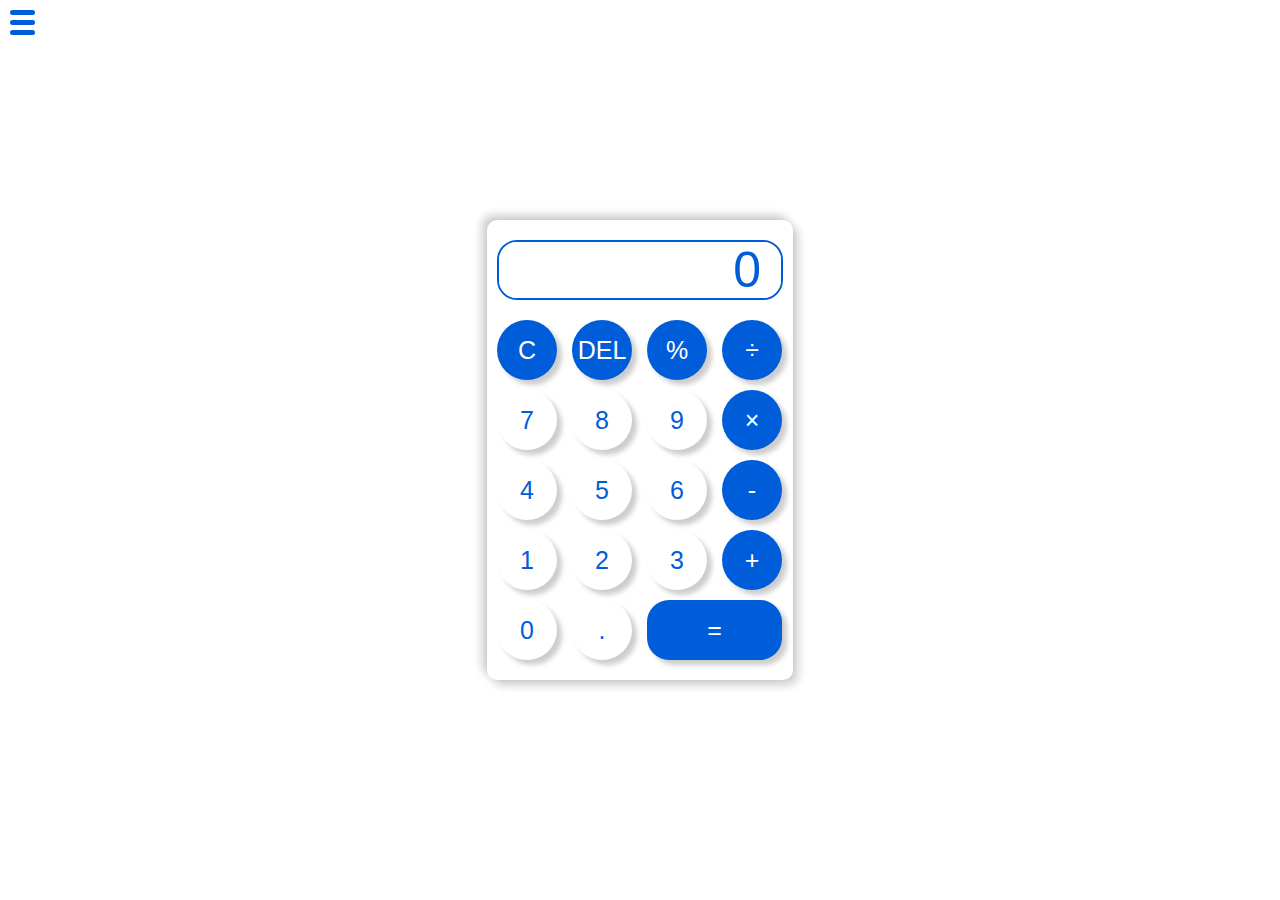
<file: Websites/Calculator 1/index.html>
<!DOCTYPE html>
<html lang="en">

<head>
  <meta charset="UTF-8">
  <meta name="viewport" content="width=device-width, initial-scale=1.0">
  <meta http-equiv="X-UA-Compatible" content="ie=edge">
  <link rel="stylesheet" href="style.css">
  <title>Calculator</title>
</head>

<body>
  <div class="container">
    <div class="output">
      <input type="text" placeholder="0" readonly>
    </div>
    <div class="btns">
      <button onclick="clr()" class="sp">C</button>
      <button onclick="del()" class="sp">DEL</button>
      <button onclick="insert('%')" class="sp">%</button>
      <button onclick="insert('/')" class="sp">÷</button>
      <button onclick="insert('7')">7</button>
      <button onclick="insert('8')">8</button>
      <button onclick="insert('9')">9</button>
      <button onclick="insert('*')" class="sp">×</button>
      <button onclick="insert('4')">4</button>
      <button onclick="insert('5')">5</button>
      <button onclick="insert('6')">6</button>
      <button onclick="insert('-')" class="sp">-</button>
      <button onclick="insert('1')">1</button>
      <button onclick="insert('2')">2</button>
      <button onclick="insert('3')">3</button>
      <button onclick="insert('+')" class="sp">+</button>
      <button onclick="insert('0')">0</button>
      <button onclick="insert('.')">.</button>
      <button onclick="calc()" class="sp equal">=</button>
    </div>
    <div class="appmenu">
      <div class="icon">
        <span></span>
        <span></span>
        <span></span>
      </div>
      <div class="menu">
        <div class="blue"></div>
        <div class="orange"></div>
        <div class="red"></div>
        <div class="purple"></div>
        <div class="pink"></div>
      </div>
    </div>
  </div>
  <script src="script.js"></script>
</body>

</html>
</file>
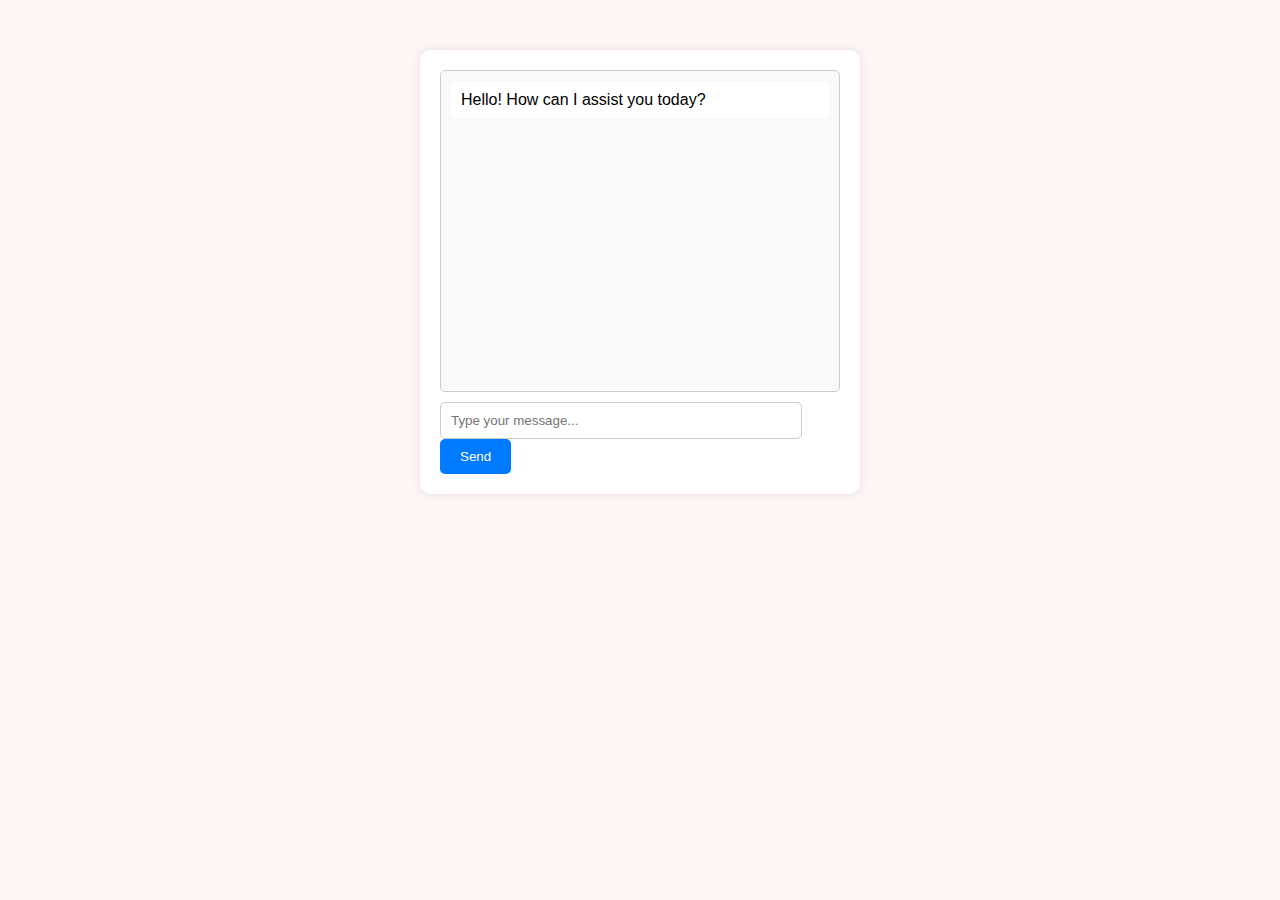
<file: Websites/Chat Bot/index.html>
<!DOCTYPE html>
<html lang="en">
<head>
    <meta charset="UTF-8">
    <meta name="viewport" content="width=device-width, initial-scale=1.0">
    <title>Chat Bot</title>
    <link rel="stylesheet" href="styles.css">
</head>
<body>
    <div class="chat-container">
        <div class="chat-box" id="chat-box">
            <div class="chat-message bot">Hello! How can I assist you today?</div>
        </div>
        <input type="text" id="user-input" placeholder="Type your message...">
        <button onclick="sendMessage()">Send</button>
    </div>
    <script src="script.js"></script>
</body>
</html>
</file>
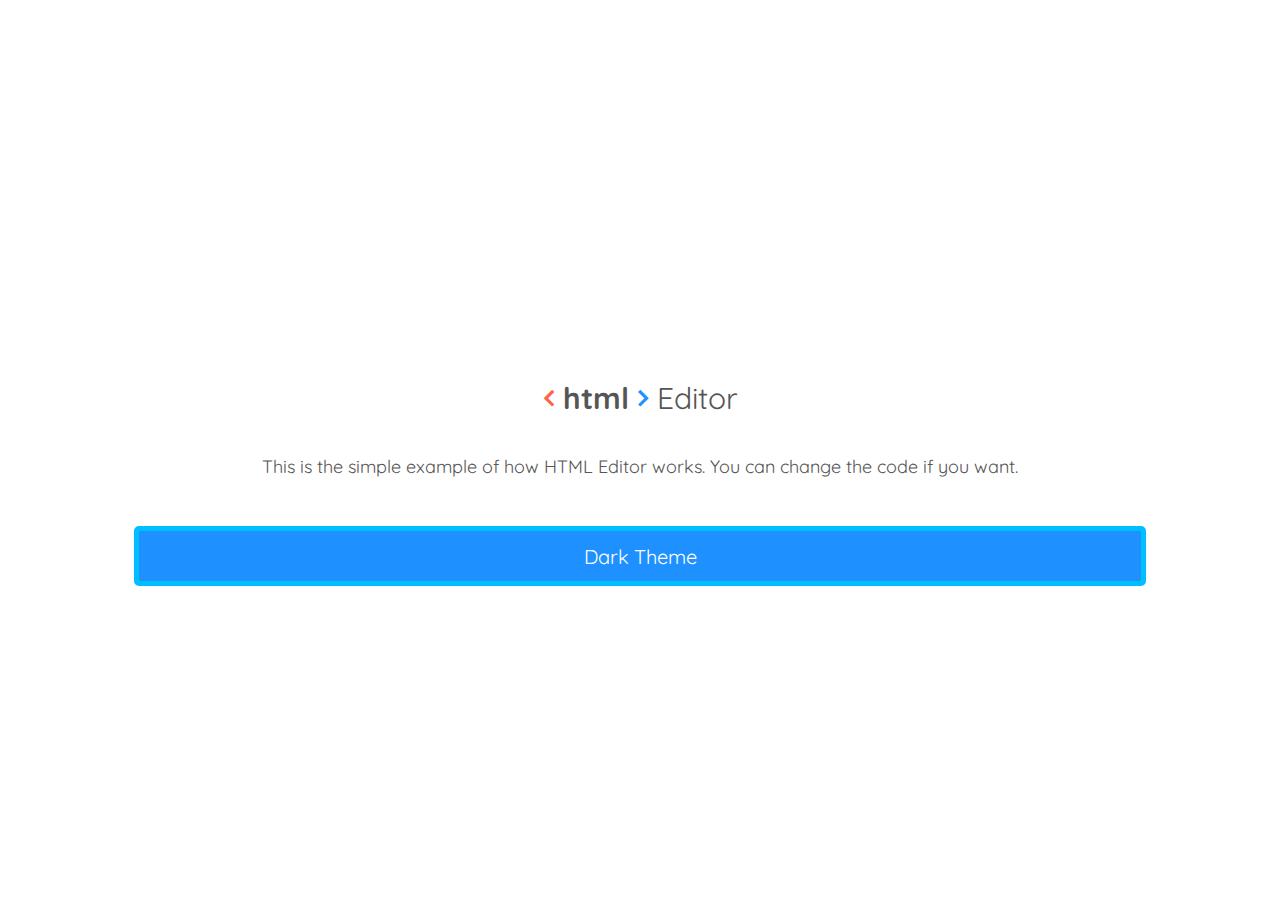
<file: Websites/dark theme code/index.html>
<!DOCTYPE html>
<html>
    <head>
        <meta name='viewport' content='width=device-width, initial-scale=1'>
        <title>html Editor</title>
        
    </head>
    <body>
        <div class='logo'>
            <b>
                <span class='brackets left'><</span>
                <span>html</span>
                <span class='brackets right'>></span>
            </b>
            Editor
        </div>

        <p class='sample'>This is the simple example of how HTML Editor works. You can change the code if you want.</p>
        
        <button id='button' onClick='changeTheme()'>Dark Theme</button>
        <style>
          @import url('https://fonts.googleapis.com/css?family=Quicksand&display=swap');
@import url('https://fonts.googleapis.com/css2?family=Advent+Pro&display=swap');

html, button{
	font-family: Quicksand, sans-serif;
}

body{
	background: white;
	color:#555;
	text-align: center;
}

.logo{
	margin-top:30%;
	font-size:30px;
	font-weight:normal;
}

.brackets{
	font-family: Advent Pro, sans-serif;
}

.left{
	color:tomato;
}

.right{
	color:dodgerblue;
}

.sample{
	padding:20px;
	font-size:18px;
	background: inherit;
	color:inherit;
}

#button{
	margin-top:10px;
	background:dodgerblue;
	color:white;
	width:80%;
	height:60px;
	font-size: 20px;
	outline: none;
	border:5px solid deepskyblue;
	border-radius: 5px;
}

#button:active{
	transform: scale(0.95);
}  
        </style>
        <script>
            function changeTheme(){
	if(document.getElementById('button').innerHTML==='Dark Theme'){
		document.body.style.background='#555';
		document.body.style.color='white';
		document.getElementById('button').innerHTML='Light Theme';
	}
	else{
		document.body.style.background='white';
		document.body.style.color='#555';
		document.getElementById('button').innerHTML='Dark Theme';
	}
}
        </script>
    </body>
</html>
</file>
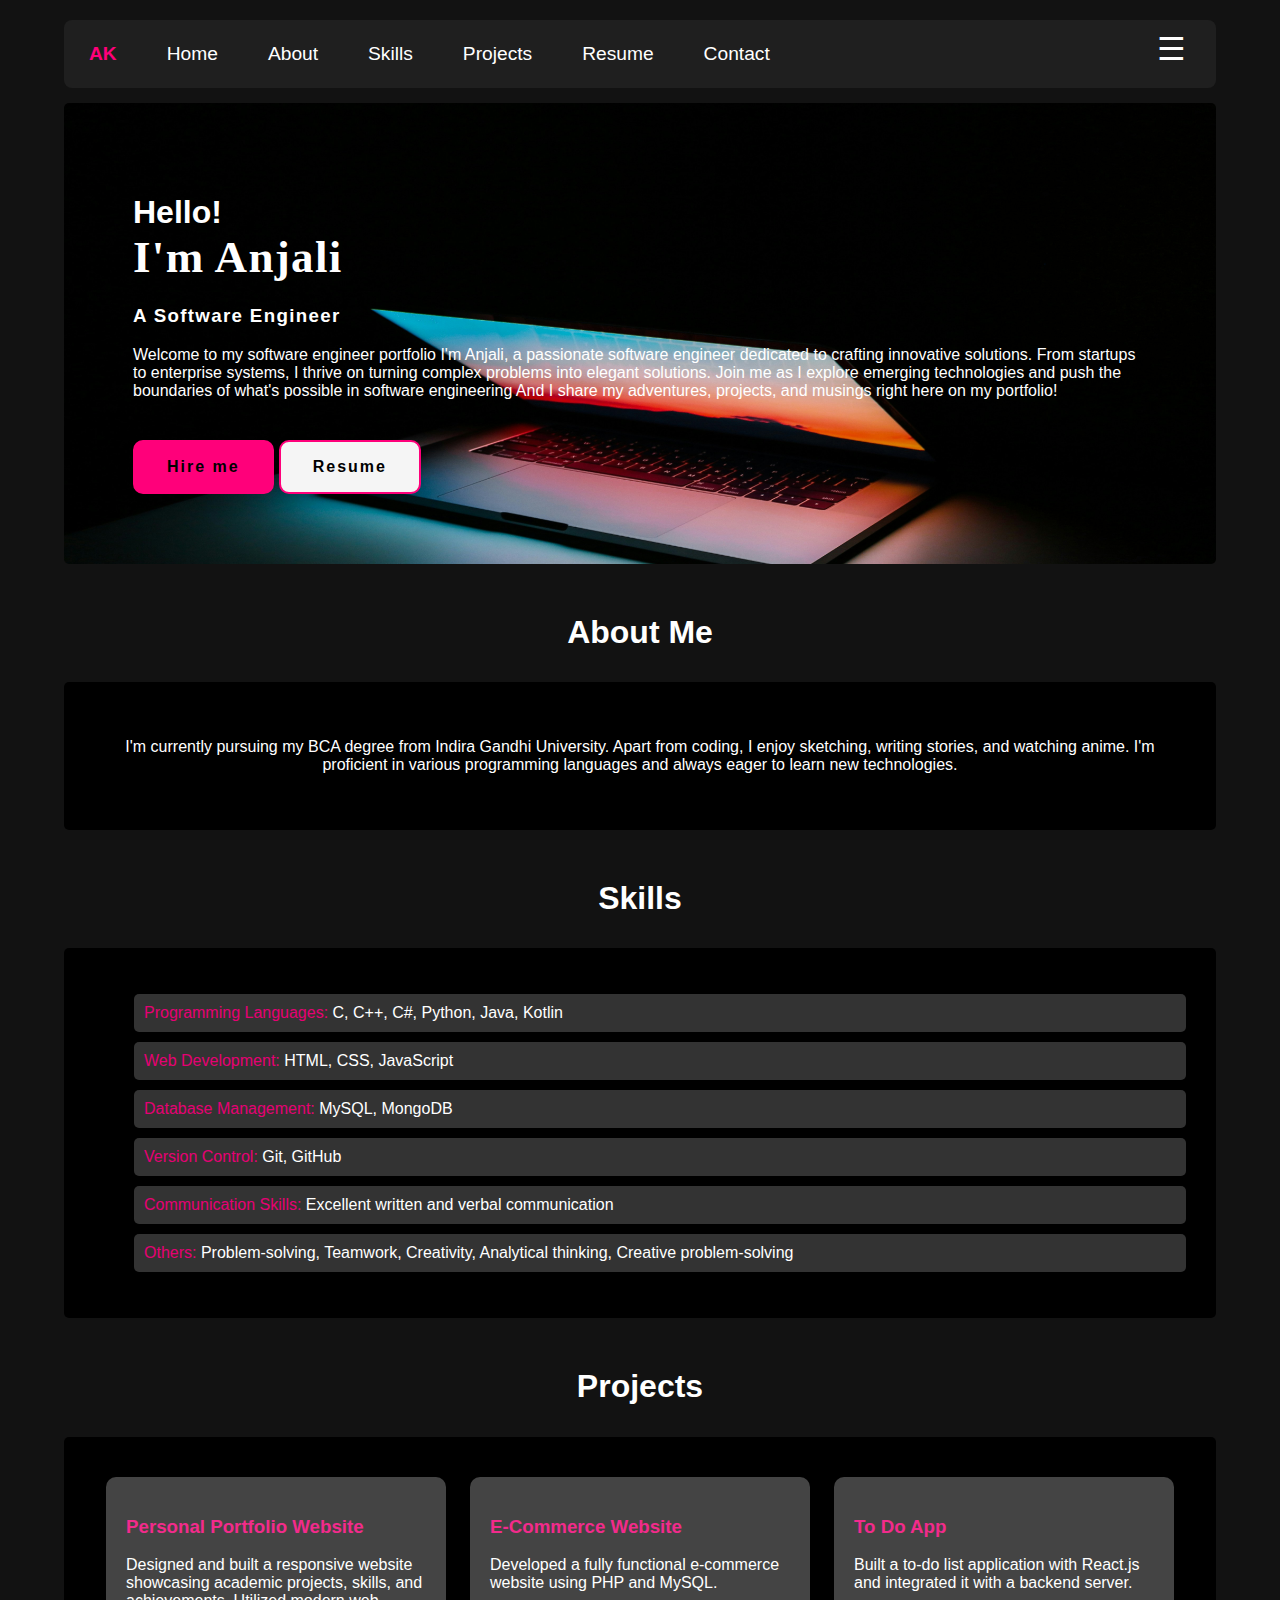
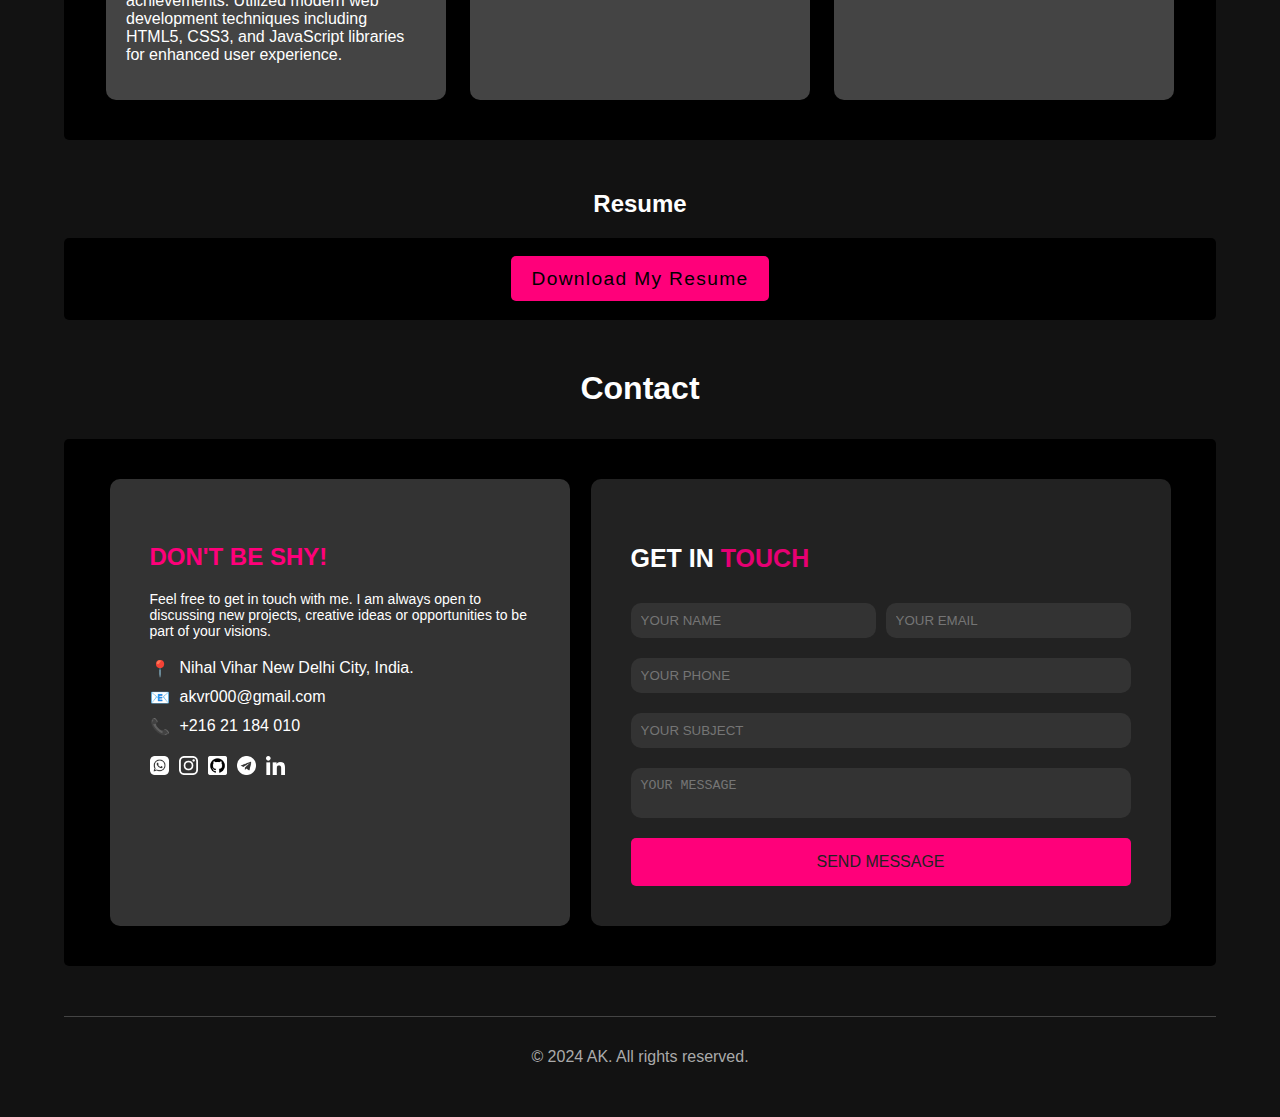
<file: Websites/My_Portfolio/index.html>
<!DOCTYPE html>
<html lang="en">

<head>
  <meta charset="UTF-8" />
  <meta name="viewport" content="width=device-width, initial-scale=1.0" />
  <title>Anjali's Portfolio</title>
  <link rel="icon" href="logo.png" />
  <link rel="stylesheet" href="styles.css" />
  <script src="javascript/script.js"></script>
  <!-- <script src="javascript/submit.js"></script> -->

</head>

<body>
  <div class="container">
    <nav>
      <div class="nav-links">
        <a href="#home" id="Logo"><strong>AK</strong></a>
        <a href="#home" class="nav_options" data-section="home">Home</a>
        <a href="#about" class="nav_options" data-section="about">About</a>
        <a href="#skills" class="nav_options" data-section="skills">Skills</a>
        <a href="#projects" class="nav_options" data-section="projects">Projects</a>
        <a href="#resume" class="nav_options" data-section="resume">Resume</a>
        <a href="#contact" class="nav_options" data-section="contact">Contact</a>
      </div>

      <div class="hamburger" onclick="toggleMenu()">
        <!-- <div></div>
        <div></div>
        <div></div> -->
        &#9776;
      </div>
    </nav>

    <section id="home" class="section">
      <div class="home-container">
        <div class="home-text">
          <h1>Hello! <br> <span>I'm Anjali</span></h1>
          <h3>A Software Engineer</h3>
          <p class="description">
            Welcome to my software engineer portfolio I'm Anjali, a passionate
            software engineer dedicated to crafting innovative solutions. From
            startups to enterprise systems, I thrive on turning complex
            problems into elegant solutions. Join me as I explore emerging
            technologies and push the boundaries of what's possible in
            software engineering And I share my adventures, projects, and
            musings right here on my portfolio!
          </p>
          <div class="action__btns">
            <button class="hire__me"><a href="#contact">Hire me</a></button>
            <button class="resume"><a href="#resume">Resume</a></button>
          </div>
        </div>

        <!-- <div class="home-profile">
          <img src="img1.jpg" alt="Profile Picture" />
        </div> -->
      </div>
    </section>

    <section id="about" class="section">
      <h1>About Me</h1>
      <div>
        <p>
          I'm currently pursuing my BCA degree from Indira Gandhi University.
          Apart from coding, I enjoy sketching, writing stories, and watching
          anime. I'm proficient in various programming languages and always
          eager to learn new technologies.
        </p>
      </div>

    </section>

    <section id="skills" class="section">
      <h1>Skills</h1>
      <div>
        <ul class="skills-list">
          <li><span>Programming Languages: </span>C, C++, C#, Python, Java, Kotlin</li>
          <li><span>Web Development: </span>HTML, CSS, JavaScript</li>
          <li><span>Database Management: </span>MySQL, MongoDB</li>
          <li><span>Version Control: </span>Git, GitHub</li>
          <li><span>Communication Skills: </span>Excellent written and verbal communication </li>
          <li><span>Others: </span>Problem-solving, Teamwork, Creativity, Analytical thinking, Creative problem-solving</li>
         
        </ul>
      </div>
    </section>

    <section id="projects" class="section">
      <h1>Projects</h1>
      <div class="projects-container">
        <div class="project-card">
          <h3>Personal Portfolio Website</h3>
          <p>Designed and built a responsive website showcasing academic projects, skills, and achievements. Utilized modern web development techniques including HTML5, CSS3, and JavaScript libraries for enhanced user experience.</p>
        </div>
        <div class="project-card">
          <h3>E-Commerce Website</h3>
          <p>
            Developed a fully functional e-commerce website using PHP and
            MySQL.
          </p>
        </div>
        <div class="project-card">
          <h3>To Do App</h3>
          <p>
            Built a to-do list application with React.js and integrated it
            with a backend server.
          </p>
        </div>
        
      </div>
    </section>

    <section id="resume" class="resume-section" class="section">
      <h2>Resume</h1>
      <div>
        <a href="https://docs.google.com/document/d/1-l89fcR8HT6_0a3a46uVzd3MfHk1jLH9FClb7saAZrE/edit?usp=drive_link"
          target="_blank">Download My Resume</a>
      </div>
    </section>

    <section id="contact" class="section">
      <h1>Contact</h1>
      <div><!-- <p>
        If you'd like to get in touch, feel free to reach out via email or
        connect with me on social media.
      </p>
      <div class="content">
        <form class="contact-form">
          <div class="form-controls">
            <label for="name">Name :</label>
            <input id="name" name="name" type="text" required />
          </div>
          <div class="form-controls">
            <label for="email">Email :</label>
            <input id="email" name="email" type="text" required />
          </div>
          <div class="form-controls">
            <label for="phone">Phone no :</label>
            <input id="Phone" name="phone" type="text" required />
          </div>
          <div class="form-controls">
            <label for="message">Message :</label>
            <textarea id="message" name="message" cols="15" rows="4" required>
            </textarea>
          </div>
          <div class="form-controls">
            <input type="button" id="message" value="Send Message" />
          </div>
        </form>
      </div>
      <div class="contact-details">
        <p><strong>Email:</strong> akvr000@gmail.com</p>
        <p><strong>Phone:</strong> +123 456 7890</p>
      </div>
      <div class="social-links">
        <a href="#" target="_blank">LinkedIn</a>
        <a href="#" target="_blank">GitHub</a>
        <a href="#" target="_blank">Instagram</a>
      </div> -->
        <div class="contact-info">
          <p class="intro-text">DON'T BE SHY!</p>
          <p class="description">
            Feel free to get in touch with me. I am always open to discussing
            new projects, creative ideas or opportunities to be part of your
            visions.
          </p>
          <div class="info-item">
            <span class="icon">📍</span>
            <span class="text">Nihal Vihar New Delhi City, India.</span>
          </div>
          <div class="info-item">
            <span class="icon">📧</span>
            <span class="text">akvr000@gmail.com</span>
          </div>
          <div class="info-item">
            <span class="icon">📞</span>
            <span class="text">+216 21 184 010</span>
          </div>
          <div class="social-icons">
            <span class="icon"><a href="#" title="whatsapp logo icons"><img src="images/whatsapp.png"
              alt="whatsapp handle"></a></span>
            <span class="icon"><a href="#" title="instagram logo icons"><img src="images/instagram-logo.png"
                  alt="instagram handle"></a></span>
            <span class="icon"><a href="#" title="github logo icons"><img src="images/github.png"
                  alt="github handle"></a></span>
            <span class="icon"><a href="#" title="telegram icons"><img src="images/telegram (1).png"
                  alt="telegram"></a></span>
            <span class="icon"><a href="#" title="instagram logo icons"><img src="images/linkedin (1).png"
                  alt="linkedin handle"></a></span>
          </div>
        </div>
        <!-- <div class="contact-form-container">
          <h3 class="title">GET IN <span>TOUCH</span></h3>
          <form class="contact-form">
            <input type="text" name="name" placeholder="YOUR NAME" required />
            <input type="email" name="email" placeholder="YOUR EMAIL" required />
            <input type="phone" name="phone" placeholder="YOUR PHONE" required />
            <input type="text" name="subject" placeholder="YOUR SUBJECT" required />
            <textarea name="message" placeholder="YOUR MESSAGE" required></textarea>
            <button type="submit">SEND MESSAGE</button>
          </form>
        </div> -->
        
        <div class="contact-form-container">
          <h3 class="title">GET IN <span>TOUCH</span></h3>
          <form class="contact-form" action="javascript/submit_form.php" method="POST"   >
              <div class="input-row">
                  <input type="text" name="name" placeholder="YOUR NAME" required />
                  <input type="email" name="email" placeholder="YOUR EMAIL" required />
              </div>
              <input type="phone" name="phone" placeholder="YOUR PHONE" required />
              <input type="text" name="subject" placeholder="YOUR SUBJECT" required />
              <textarea name="message" placeholder="YOUR MESSAGE" required></textarea>
              <button type="submit">SEND MESSAGE</button>
          </form>
      </div>
      
      
      </div>

    </section>

    <footer>
      <p>&copy; 2024 AK. All rights reserved.</p>
    </footer>
  </div>
</body>

</html>
</file>
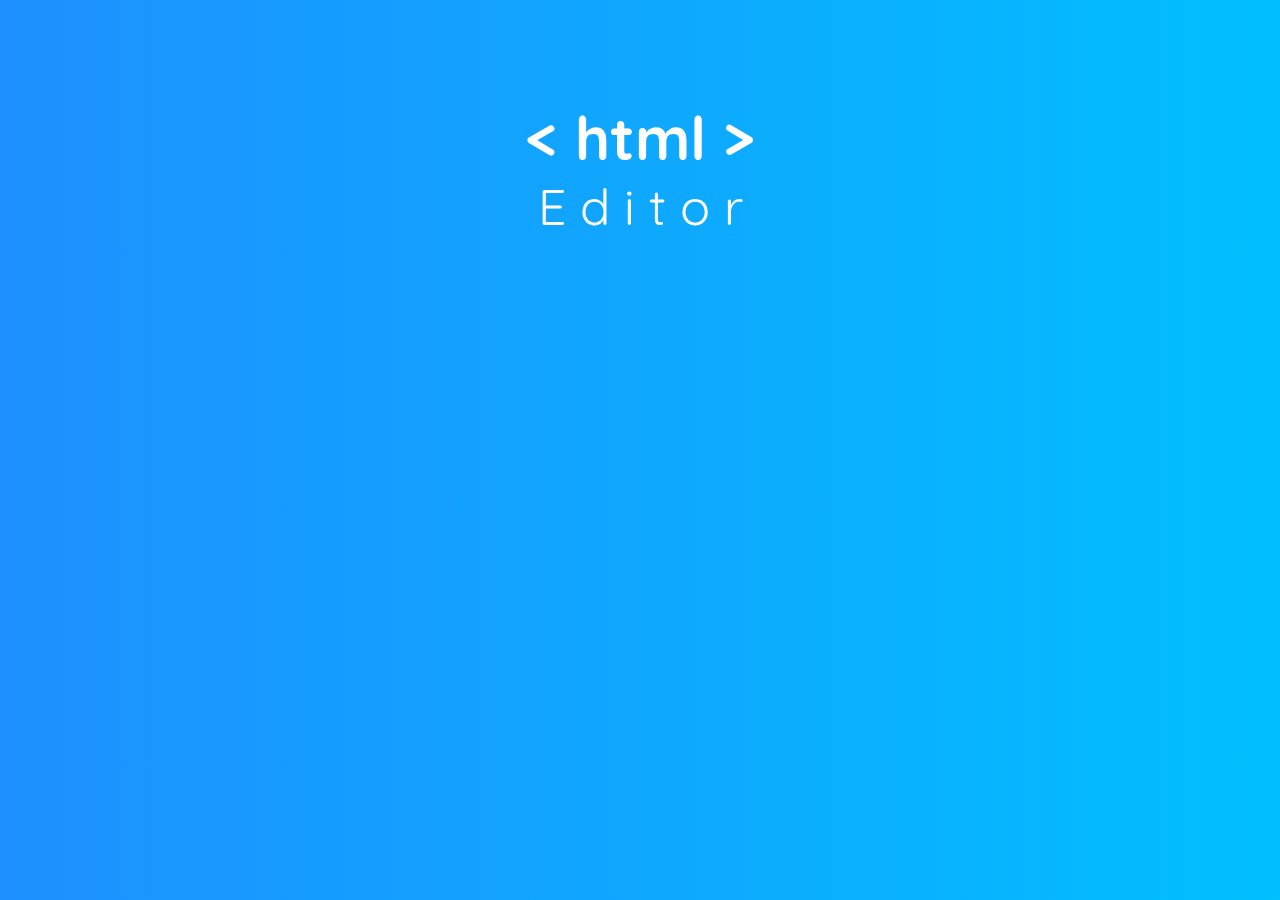
<file: Websites/dark theme code/indexq.html>
<html> 
 
 <head> 
 <title> Demo HTML Page </title> 
 </head> 
 
 <body> 
 <div class = 'logo' > 
 <b> &lt; html &gt; </b> 
 <br> 
 E d i t o r 
 </div> 
 </body> 
 
 <style> 
 @import url('https://fonts.googleapis.com/css2?family=Quicksand:wght@500&display=swap'); 
 body{ 
 font-family: 'Quicksand', sans-serif; 
 background: linear-gradient( to right, dodgerblue 0%, deepskyblue 100%); 
 color: white; 
 } 
 .logo{ 
 text-align: center; 
 font-size: 50px; 
 margin-top: 100px; 
 } 
 body b{ 
 font-size: 60px; 
 } 
 </style> 
 
 <script> 
 for(let i=0; i<10; i++){ 
 console.log("Value of i = " + i); 
 } 
 </script> 
 
</html>
</file>
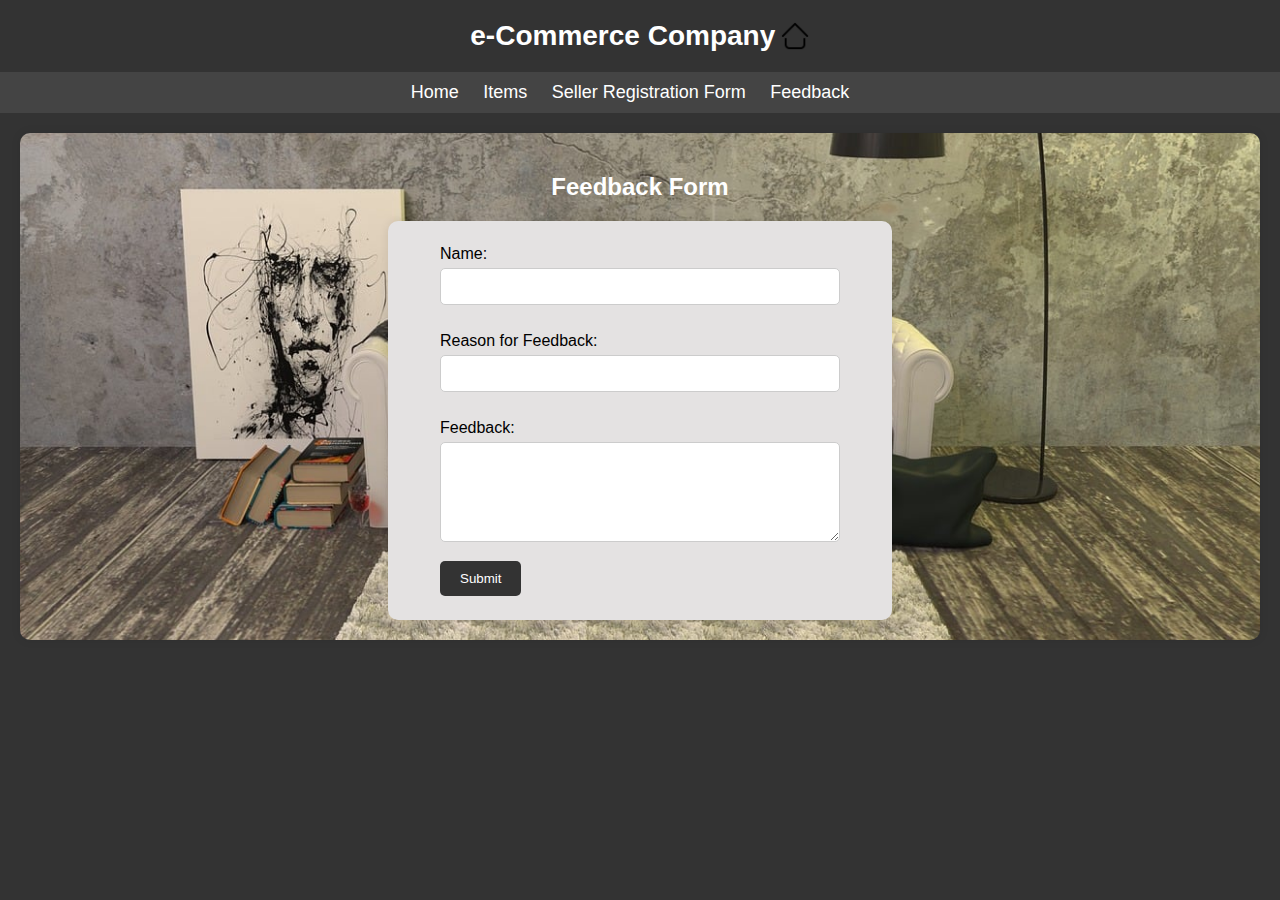
<file: Websites/E-Commerce Website/E-Commerce Website/feedback.html>
<!-- Feedback Page -->

<!DOCTYPE html>
<html lang="en">
  <head>
    <meta charset="UTF-8" />
    <meta name="viewport" content="width=device-width, initial-scale=1.0" />
    <title>e-Commerce Company - Feedback</title>
    <link rel="stylesheet" href="style.css" />
  </head>
  <body>
    <div class="header">
      <h1>e-Commerce Company</h1>
      <img src="images/logo.png" alt="Company Logo" />
    </div>
    <div class="page-list">
      <ul>
        <li><a href="home.html">Home</a></li>
        <li><a href="items.html">Items</a></li>
        <li><a href="seller-registration.html">Seller Registration Form</a></li>
        <li><a href="feedback.html">Feedback</a></li>
      </ul>
    </div>
    <div class="content">
      <h2>Feedback Form</h2>
      <div id="fsd_form">
        <form action="#" method="post">
          <label for="customerName">Name:</label>
          <input type="text" id="customerName" name="customerName" required />
          <label for="reason">Reason for Feedback:</label>
          <input type="text" id="reason" name="reason" required />
          <label for="feedback">Feedback:</label>
          <textarea id="feedback" name="feedback" required></textarea>
          <button type="submit">Submit</button>
        </form>
      </div>
    </div>
  </body>
</html>
</file>
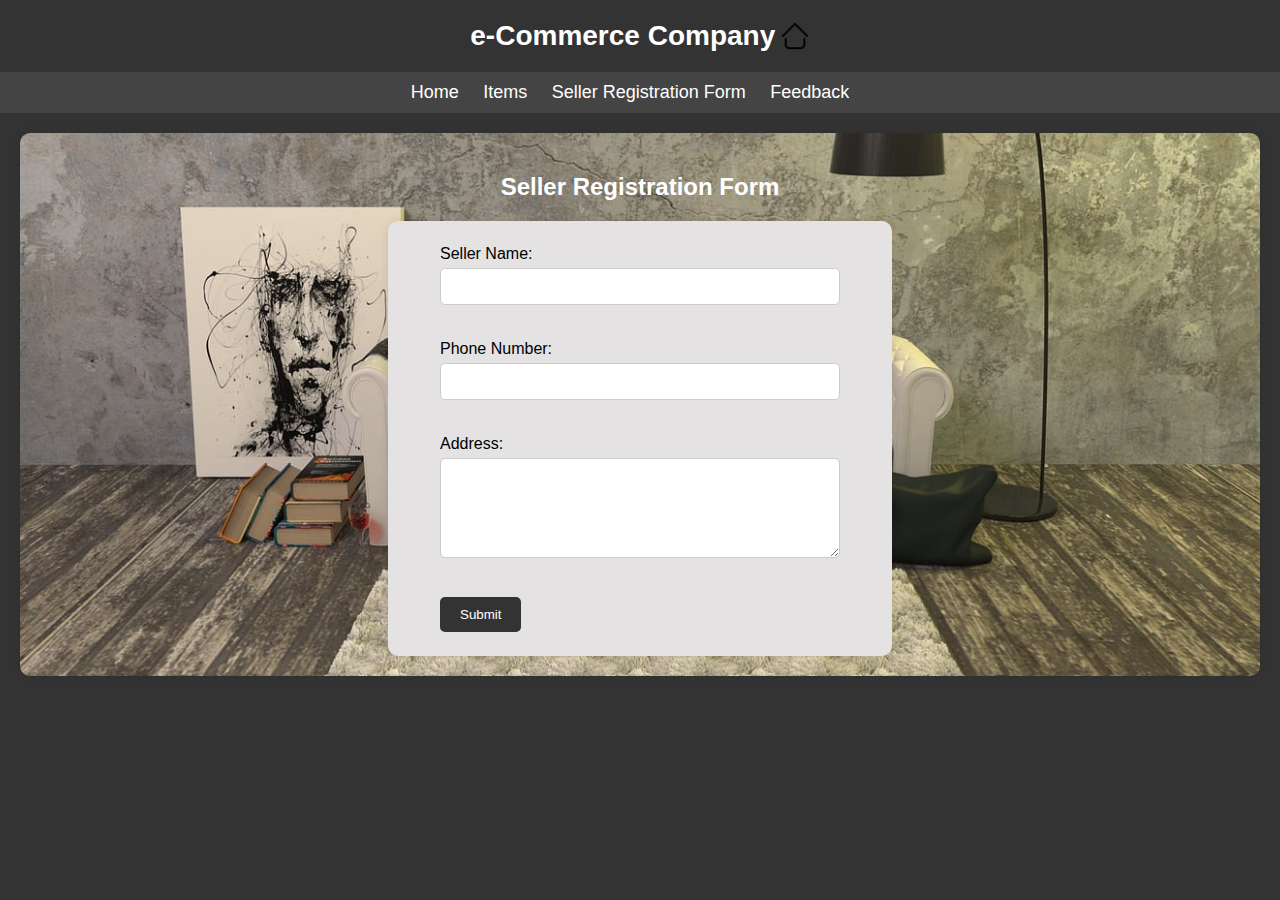
<file: Websites/E-Commerce Website/E-Commerce Website/seller-registration.html>
<!-- Seller-Registration Page -->

<!DOCTYPE html>
<html lang="en">
  <head>
    <meta charset="UTF-8" />
    <meta name="viewport" content="width=device-width, initial-scale=1.0" />
    <title>e-Commerce Company - Seller Registration</title>
    <link rel="stylesheet" href="style.css" />
    <script src="js/validation.js"></script>
  </head>
  <body>
    <div class="header">
      <h1>e-Commerce Company</h1>
      <img src="images/logo.png" alt="Company Logo" />
    </div>
    <div class="page-list">
      <ul>
        <li><a href="home.html">Home</a></li>
        <li><a href="items.html">Items</a></li>
        <li><a href="seller-registration.html">Seller Registration Form</a></li>
        <li><a href="feedback.html">Feedback</a></li>
      </ul>
    </div>
    <div class="content">
      <h2>Seller Registration Form</h2>
      <div id="fsd_form">
        <form
        id="sellerForm"
        action="#"
        method="post"
        onsubmit="return validateForm()"
      >
        <div class="form-group">
          <label for="sellerName">Seller Name:</label>
          <input type="text" id="sellerName" name="sellerName" required />
        </div>
        <div class="form-group">
          <label for="phoneNumber">Phone Number:</label>
          <input type="tel" id="phoneNumber" name="phoneNumber" required />
        </div>
        <div class="form-group">
          <label for="address">Address:</label>
          <textarea id="address" name="address" required></textarea>
        </div>
        <button type="submit">Submit</button>
      </form>
      </div>
    </div>
  </body>
</html>
</file>
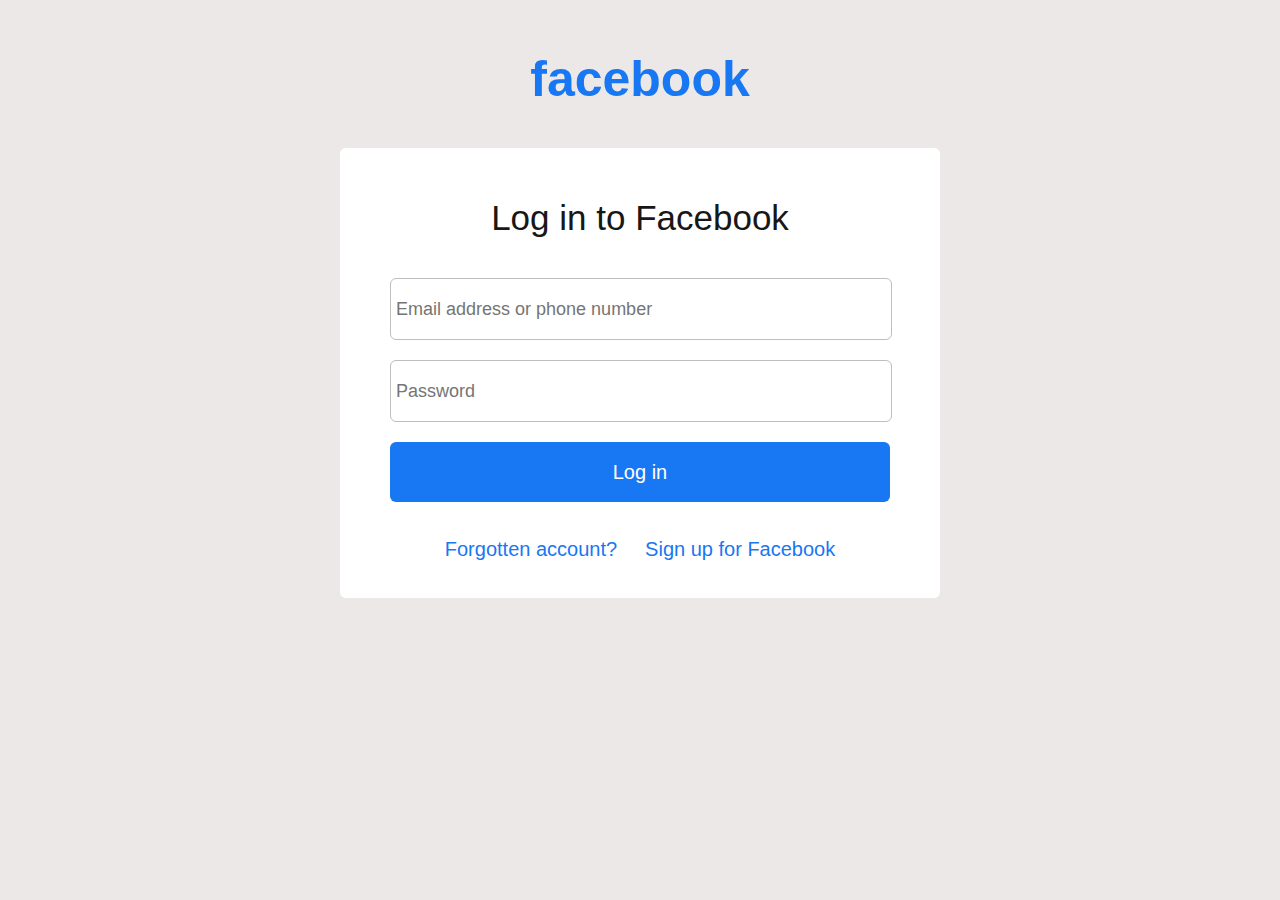
<file: Websites/log in pages/facebook/facebook log in.html>
<!DOCTYPE html>
<html lang="en">
  <head>
    <meta charset="UTF-8" />
    <meta http-equiv="X-UA-Compatible" content="IE=edge" />
    <meta name="viewport" content="width=device-width, initial-scale=1.0" />
    <title>Log in to Facebook</title>
    <link href="logo\facebook_logo.png" rel="shortcut icon" />
    <link rel="stylesheet" href="css\styles.css" />
  </head>

  <body>
    <div id="mainbox">
      <h1 id="title">facebook</h1>
      <div id="box1">
        <p id="description">Log in to Facebook</p>
        <form>
          <input
            type="text"
            placeholder="Email address or phone number"
            required
          />
          <input type="password" placeholder="Password" required />
          <input type="submit" value="Log in" />
        </form>
        <div id="box2">
          <a
            class="login_options"
            id="forgot_acc"
            href="https://www.facebook.com/login/identify/?ctx=recover&ars=facebook_login&from_login_screen=0"
            target="_blank"
          >
            Forgotten account?
          </a>

          <a
            class="login_options"
            id="sign_up"
            href="https://www.facebook.com/r.php?locale=en_GB&display=page"
            target="_blank"
          >
            Sign up for Facebook
          </a>
        </div>
      </div>
    </div>
  </body>
</html>
</file>
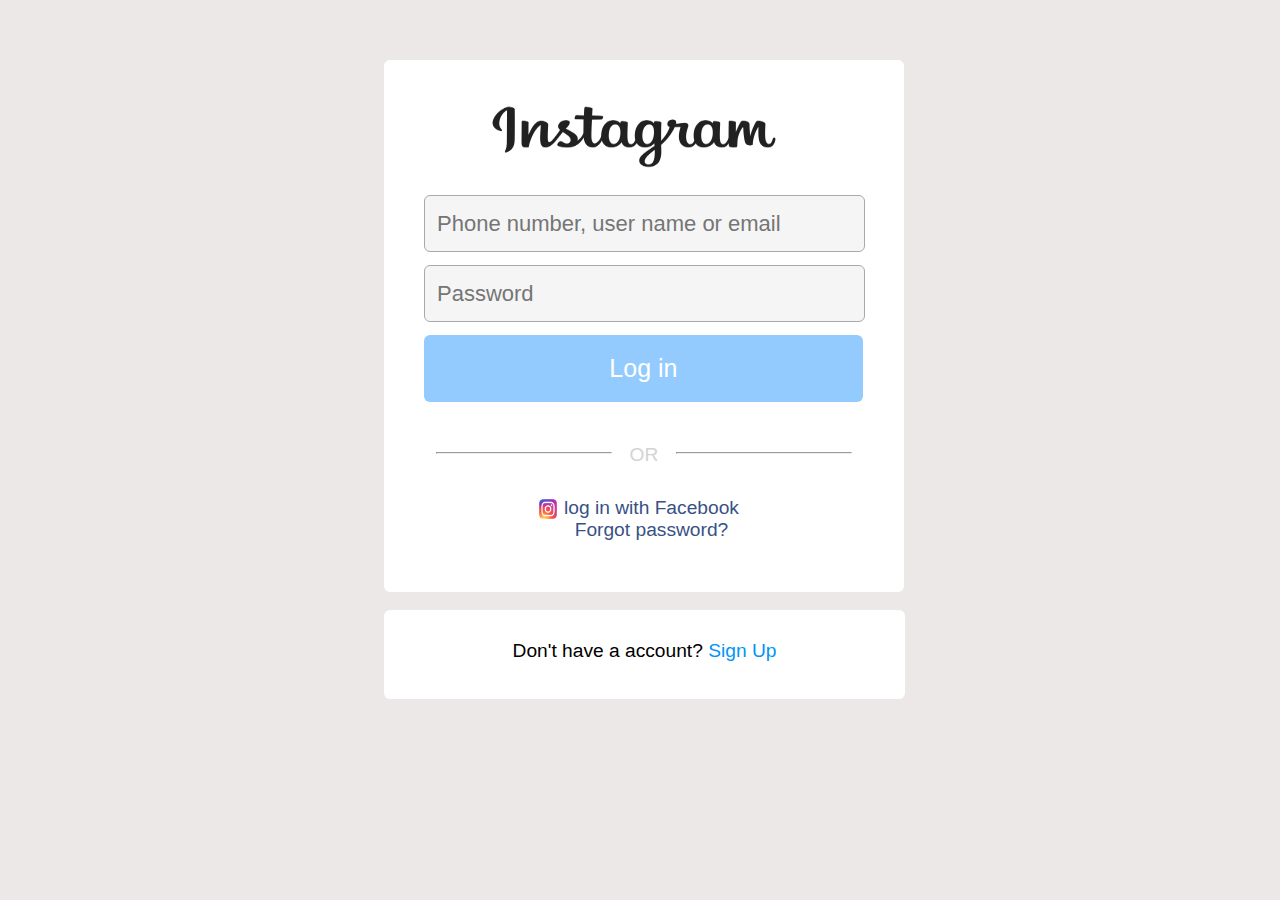
<file: Websites/log in pages/instagram/instagram log in.html>
<!DOCTYPE html>
<html lang="en">

<head>
  <meta charset="UTF-8" />
  <meta http-equiv="X-UA-Compatible" content="IE=Edge" />
  <meta name="viewport" content="width=device-width, initial-scale=1" />
  <title>Login. instagram</title>
  <link rel="shortcut icon" href="logo\Instagram_logo.webp" />
  <link rel="stylesheet" href="css\styles.css" />
</head>

<body>
  <div id="mainbox">
    <img src="logo\insta_img.png" width="300px" height="80px" />
    <div>
      <form>
        <input type="text" placeholder="Phone number, user name or email" required />
        <input type="Password" placeholder="Password" id="password" required />
        <input type="submit" value="Log in" />
      </form>
    </div>
    <div id="box1">
      <div class="box2">
        <hr />
      </div>
      <p class="or">OR</p>
      <div class="box2">
        <hr />
      </div>
    </div>
    <div id="box3">
      <div>
        <img src="logo\Instagram_logo.webp" alt="missing image" />
        <a id="login" href="facebook log in.html" target="_blank">
          log in with Facebook </a><br />
        <a id="forg_pass" href="https://www.instagram.com/accounts/password/reset/" target="_blank">
          Forgot password?
        </a>
      </div>
    </div>
  </div>
  <br />

  <div id="mainbox2">
    Don't have a account?
    <a href="https://www.instagram.com/accounts/emailsignup/" target="_blank">Sign Up</a>
  </div>
</body>

</html>
</file>
<file: Websites/Calculator 1/style.css>
:root {
  --main-color: #005DD9;
}

* {
  padding: 0;
  margin: 0;
  box-sizing: border-box;
  font-family: Arial, Helvetica, sans-serif;
}

body {
  height: 100vh;
  display: flex;
  justify-content: center;
  align-items: center;
  position: relative;
}

.container {
  width: 306px;
  padding: 20px 10px;
  border-radius: 10px;
  box-shadow: 5px 5px 10px rgba(0, 0, 0, 0.2),
    -5px -5px 10px rgba(0, 0, 0, 0.2)
}

.output {
  border: solid 2px var(--main-color);
  height: 60px;
  border-radius: 20px;
  overflow: hidden;
  margin-bottom: 20px;
}

.output input {
  height: 100%;
  width: 100%;
  border: none;
  outline: none;
  font-size: 50px;
  text-align: end;
  padding-right: 20px;
  color: var(--main-color);
}

.output input::placeholder {
  color: var(--main-color);
}

.btns {
  display: grid;
  grid-template-columns: repeat(4, 60px);
  gap: 10px 15px;
}

.btns button {
  border: none;
  outline: none;
  height: 60px;
  border-radius: 50%;
  font-size: 25px;
  color: var(--main-color);
  background-color: #fff;
  box-shadow: 5px 5px 5px rgba(0, 0, 0, 0.2)
}

.btns button.sp {
  background-color: var(--main-color);
  color: #fff;
}

.btns button.equal {
  width: 135px;
  border-radius: 22px;
}

.appmenu {
  position: absolute;
  top: 10px;
  left: 10px;
}

.icon {
  display: flex;
  flex-direction: column;
  width: 25px;
  gap: 5px;
  margin-bottom: 10px;
  transition: 0.3s;
}

.icon span {
  background-color: var(--main-color);
  height: 5px;
  width: 100%;
  border-radius: 20px;
  transition: 0.3s;
}

.menu {
  padding: 10px;
  border-radius: 10px;
  background-color: #fff;
  display: flex;
  gap: 10px;
  transform: scale(0);
  transform-origin: top left;
  transition: 0.3s;
  box-shadow: 5px 5px 10px rgba(0, 0, 0, 0.2);
}

.menu.open {
  transform: scale(1);
}

.menu div {
  height: 40px;
  width: 40px;
  border-radius: 50%;
  border: solid 2px #818181;
}

.menu div:nth-child(1) {
  background-color: #005DD9;
}

.menu div:nth-child(2) {
  background-color: #DF8F12;
}

.menu div:nth-child(3) {
  background-color: #E23434;
}

.menu div:nth-child(4) {
  background-color: #622AEB;
}

.menu div:nth-child(5) {
  background-color: #FF20A1;
}

body.blue {
  --main-color: #005DD9;
}

body.orange {
  --main-color: #DF8F12;
}

body.red {
  --main-color: #E23434;
}

body.purple {
  --main-color: #622AEB
}

body.pink {
  --main-color: #FF20A1;
}
</file>
<file: Websites/Chat Bot/styles.css>
body {
    font-family: Arial, sans-serif;
    margin: 0;
    padding: 0;
    background-color: #fef6f6;
}

.chat-container {
    max-width: 400px;
    margin: 50px auto;
    padding: 20px;
    border-radius: 10px;
    background-color: #fff;
    box-shadow: 0 0 10px rgba(0, 0, 0, 0.1);
}

.chat-box {
    height: 300px;
    overflow-y: scroll;
    padding: 10px;
    border-radius: 5px;
    background-color: #f9f9f9;
    border: 1px solid #ccc;
    margin-bottom: 10px;
}

.chat-message {
    padding: 10px;
    border-radius: 5px;
    margin-bottom: 10px;
}

.bot {
    background-color: #ffffff;
    text-align: left;
}

.user {
    background-color: #258a20;
    color: #fff;
    text-align: right;
}

input[type="text"] {
    width: calc(100% - 60px);
    padding: 10px;
    margin-right: 10px;
    border-radius: 5px;
    border: 1px solid #ccc;
    outline: none;
}

button {
    padding: 10px 20px;
    background-color: #007bff;
    color: #fff;
    border: none;
    border-radius: 5px;
    cursor: pointer;
}
</file>
<file: Websites/My_Portfolio/styles.css>
body {
    background-color: #121212;
    color: #ffffff;
    font-family: Arial, sans-serif;
    margin: 0;
    padding: 0;
}

.container {
    width: 90%;
    margin: 0 auto;
    padding: 20px;
}

/* header {
    text-align: center;
    padding: 50px 0;
    position: relative;
}
header img.profile {
    width: 150px;
    height: 150px;
    border-radius: 50%;
    margin-bottom: 20px;
}
header h1 {
    margin: 0;
    font-size: 3em;
    color: #ff69b4;
}
header p {
    font-size: 1.2em;
    color: #aaaaaa;
} */
nav {
    background-color: #1f1f1f;
    display: flex;
    justify-content: space-between;
    align-items: center;
    padding: 10px 0;
    position: sticky;
    top: 0;
    z-index: 1000;
    border-radius: 8px;
}

nav .nav-links {
    display: flex;
}

nav #Logo {
    color: #ff007a;
}

nav #Logo:hover {
    background-color: #1f1f1f;
}

nav a {
    color: #ffffff;
    margin: 0 15px;
    text-decoration: none;
    font-size: 1.2em;
    padding: 10px;
    transition: background-color 0.3s;
}

nav a:hover {
    background-color: #ff007a;
    border-radius: 5px;
}
.nav_options.active{
    background-color: #e60073;
    border-radius: 5px;
}

nav .hamburger {
    display: flex;
    flex-direction: column;
    cursor: pointer;
    margin-right: 30px;
    margin-left: 30px;
    font-size: xx-large;
    margin-bottom: 10px;
    /* width: 50px;
    height: 3px; */
    /* background-color: #ffffff; */
    /* margin: 4px; */
    transition: all 0.3s;
}
nav .hamburger:hover{
    color: #e60073;
}
/* .hamburger.active{
    color: #e60073;
} */

/* nav .hamburger div {
    width: 25px;
    height: 3px;
    background-color: #ffffff;
    margin: 4px;
    transition: all 0.3s;
} */




@media (max-width: 768px) {
    nav .nav-links {
        display: none;
        flex-direction: column;
        width: 100%;
    }

    nav .nav-links.active {
        display: flex;
        align-items: center;
    }

    nav a {
        display: block;
        margin: 10px 0;
        text-align: center;
        width: 100%;
    }

    nav .hamburger {
        display: flex;
    }
}


section {
    margin-bottom: 50px;
}


section>h1 {
    /* border-bottom: 2px solid #444444; */
    padding-bottom: 10px;
    text-align: center;
}

.section{

}

.social-links a {
    color: #ed559e;
    margin-right: 15px;
    text-decoration: none;
    transition: color 0.3s;
}

.social-links a:hover {
    color: #ff007a;
}

footer {
    text-align: center;
    padding: 15px 0;
    border-top: 1px solid #444444;
    color: #aaaaaa;
}

.contact-details {
    margin-top: 20px;
}

.resume-section {
    text-align: center;
    margin-top: 30px;
}

.resume-section a {
    color: #000000;
    background-color: #ff007a;
    padding: 12px 20px;
    text-decoration: none;
    border-radius: 5px;
    font-size: 1.2em;
    letter-spacing: 1pt;
    transition: background-color 0.3s;
}

.resume-section a:hover {
    background-color: #e60073;
}

.social-links {
    display: flex;
    
}

.skills-list li {
    list-style: none;
    background-color: #333333;
    margin: 10px 0;
    padding: 10px;
    border-radius: 5px;
    transition: transform 0.3s;
}

.skills-list li:hover {
    transform: scale(1.05);
    background-color: #444444;
}

.projects-container {
    display: flex;
    justify-content: space-around;
    flex-wrap: wrap;
    gap: 20px;
    padding: 20px 0;
}

.project-card {
    background-color: #444444;
    padding: 20px;
    border-radius: 10px;
    transition: transform 0.3s;
    flex: 1;
    max-width: 300px;
}

.project-card h3 {
    color: #f22b8b;
}

.project-card:hover {
    transform: scale(1.1);
    background-color: #444444;
}

#home {
    background-image: url('images/background.jpg');
    background-attachment: fixed;
    background-size: cover;
    background-repeat: no-repeat;
    border-radius: 5px;
}

.home-container {
    display: flex;
    align-items: center;
    justify-content: space-between;
    padding: 70px 34px ;
    margin-top: 15px;
}

.home-text {
    flex: 1;
    padding-right: 35px;
    padding-left: 35px;
}

.home-text span {
    font-family: 'Times New Roman', Times, serif;
    font-weight: bold;
    font-size: 45px;
    letter-spacing: 1pt;
}
.home-text h3{
    
    letter-spacing: 1pt;
}
.home .description {
    text-align: justify;
}

.home-profile {
    flex: 0 0 200px;
    justify-content: center;
    align-items: center;
}

/* 
.home-profile img {
    padding-top: 80px;
    padding-right: 20px;
    width: 280px;
    height: 300px;
    border-radius: 50%;

} */
#about>div {
    background-color: #000000;
    padding: 40px;
    border-radius: 5px;
    text-align: center;
}

#skills>div {
    background-color: #000000;
    padding: 30px;
    border-radius: 5px;
    /* text-align: center; */
}
.skills-list li span{
color: #e60073;
}

#projects>div {
    background-color: #000000;
    padding: 40px;
    border-radius: 5px;
}

#resume>div {
    background-color: #000000;
    padding: 30px;
    border-radius: 5px;
}

.action__btns {
    display: flex;
    gap: 5px;
    margin-top: 40px;
}

.action__btns button {
    color: #333;
    font-size: 1rem;
    font-weight: bold;
    letter-spacing: 2px;
    padding: 1rem 2rem;
    outline: none;
    border: 2px solid #ff007a;
    border-radius: 10px;
    transition: 0.3s;
    cursor: pointer;
}

.hire__me {
    background-color: #ff007a;
    color: #ffffff;
}

.hire__me a {
    color: rgb(0, 0, 0);
    text-decoration: none;
}

.hire__me:hover {
    background-color: whitesmoke;
    color: #333;
}

.resume {
    background-color: whitesmoke;
}

.resume a {
    color: rgb(0, 0, 0);
    text-decoration: none;
}

.resume:hover {
    background-color: #ff007a;
    color: #333;
}

/* 

.content {
    max-width: 400px;
    height: auto;
    border-radius: 5px;
    margin-top: 5px;
} */

/* .form-controls label {
    display: block;
    padding: 0px;
    margin-top: 5px;
    margin-bottom: 5px;

}

.form-controls input[type="text"],
.form-controls textarea {
    outline: none;
    width: 93%;
    display: block;
    padding: 13px;
    border: 1px solid #ccc;
    border-radius: 5px;
}

.form-controls input[type="button"] {
    margin-top: 6px;
    background-color: #ff007a;
    color: #fff;
    border: none;
    padding: 15px;
    cursor: pointer;
    border-radius: 5px;
    width: 100%;
}

.form-controls input[type="button"]:active {
    background-color: #ff57a8;
} */

/* #contact {
    display: flex;
    width: 800px;
    background-color: #222;
    border-radius: 10px;
    overflow: hidden;
    box-shadow: 0 0 20px rgba(0, 0, 0, 0.5);
} */

#contact>div {
    display: flex;
    justify-content: space-around;
    flex-wrap: wrap;
    gap: 10px;
    padding: 40px;
    background-color: #000000;
    border-radius: 5px;
}

.contact-info {
    padding: 40px;
    background-color: #333;
    width: 380px;
    border-radius: 10px;
    /* height: 280px; */
}

.contact-info .intro-text {
    font-size: 24px;
    font-weight: bold;
    margin-bottom: 20px;
    color: #ff007a;
}

.contact-info .description {
    font-size: 14px;
    margin-bottom: 20px;
}

.contact-info .info-item {
    display: flex;
    align-items: center;
    margin-bottom: 10px;
}

.contact-info .info-item .icon {
    margin-right: 10px;
}

.contact-info .social-icons {
    display: flex;
    margin-top: 20px;
}

.contact-info .social-icons img {
    width: 19px;
    height: 19px;
    filter: invert();
}

.contact-info .social-icons .icon {
    margin-right: 10px;
    cursor: pointer;
}

/* .contact-form-container {
    padding: 40px;
    background-color: #222;
    width: 530px;
    border-radius: 10px;


}

.contact-form-container .title {
    font-size: 25px;
    margin-bottom: 30px;
}

.contact-form-container .title span {
    color: #e60073;
}

.contact-form-container .contact-form {
    display: flex;
    flex-direction: column;

}

.contact-form-container .contact-form input,
.contact-form-container .contact-form textarea {
    background-color: #333;
    color: #fff;
    border: none;
    border-radius: 10px;
    padding: 10px;
    margin-bottom: 20px;
}


.contact-form-container .contact-form textarea {
    resize: none;
    height: 120px;
}

.contact-form-container .contact-form button {
    background-color: #ff007a;
    color: #222;
    border: none;
    border-radius: 5px;
    padding: 15px;
    cursor: pointer;
    font-size: 16px;
    transition: background-color 0.3s;
}

.contact-form-container .contact-form button:hover {
    background-color: #f22b8b;
} */
.contact-form-container {
    padding: 40px;
    background-color: #222;
    width: 500px;
    border-radius: 10px;
}

.contact-form-container .title {
    font-size: 25px;
    margin-bottom: 30px;
}

.contact-form-container .title span {
    color: #e60073;
}

.contact-form-container .contact-form {
    display: flex;
    flex-direction: column;
}

.contact-form-container .contact-form .input-row {
    display: flex;
    gap: 10px;

}
.contact-form-container .contact-form input[name="name"],
.contact-form-container .contact-form input[type="email"]
{
    width: 48%;
   
}

.contact-form-container .contact-form input,
.contact-form-container .contact-form textarea {
    background-color: #333;
    color: #fff;
    border: none;
    border-radius: 10px;
    padding: 10px;
    margin-bottom: 20px;
    flex: 1;
    /* Makes the inputs take equal space */
}

.contact-form-container .contact-form textarea {
    resize: none;
    height: 120px;
}

.contact-form-container .contact-form button {
    background-color: #ff007a;
    color: #222;
    border: none;
    border-radius: 5px;
    padding: 15px;
    cursor: pointer;
    font-size: 16px;
    transition: background-color 0.3s;
}

.contact-form-container .contact-form button:hover {
    background-color: #f22b8b;
}
/* .popup-overlay {
    position: fixed;
    top: 0;
    left: 0;
    width: 100%;
    height: 100%;
    background-color: rgba(0, 0, 0, 0.5);
    display: none;
    justify-content: center;
    align-items: center;
}

.popup-content {
    background-color: #fff;
    padding: 20px;
    border-radius: 5px;
    box-shadow: 0 0 10px rgba(0, 0, 0, 0.2);
    position: relative;
}

.close-popup {
    position: absolute;
    top: 10px;
    right: 10px;
    cursor: pointer;
}

.contact-form-container {
    max-width: 500px;
    margin: 0 auto;
} */
</file>
<file: Websites/E-Commerce Website/E-Commerce Website/style.css>
/* styles.css */

body {
  font-family: Arial, sans-serif;
  margin: 0;
  padding: 0;
  background-color: #333;
}

.header {
  background-color: #333;
  color: #fff;
  padding: 20px;
  text-align: center;
}

.header h1 {
  margin: 0;
  font-size: 28px;
  display: inline-block;
}

.header img {
  max-width: 30px;
  display: inline-block;
  margin-bottom: -6px;
}


.page-list {
  background-color: #444;
  padding: 10px;
}

.page-list ul {
  list-style-type: none;
  padding: 0;
  margin: 0;
  text-align: center;
}

.page-list ul li {
  display: inline;
  margin-right: 20px;
}

.page-list ul li a {
  text-decoration: none;
  color: #fff;
  font-size: 18px;
}

.page-list ul li a:hover {
  color: #b5b5b5;
}

.content {
  background-image: url("images/img7.jpg");
  padding: 20px;
  background-size: cover;
  background-position: center;
  margin: 20px;
  border-radius: 10px;
  box-shadow: 0 0 10px rgba(0, 0, 0, 0.1);
}

.content h1 {
  color: #ffffff;
  text-align: center;
}

.content p {
  font-size: 17px;
  color: white;
}

.content h2 {
  color: #ffffff;
  text-align: center;
}

.content #fsd_form {
  margin: auto;
  background-color: #e4e2e2;
  width: 42%;
  border-radius: 10px;
  box-shadow: 0 0 10px rgba(0, 0, 0, 0.1);
}

form {

  max-width: 400px;
  margin: auto;
  padding: 12px;
}

label {
  margin-top: 12px;
  display: block;
  margin-bottom: 5px;
}

input[type="text"],
input[type="tel"],
textarea {
  width: 100%;
  padding: 10px;
  margin-bottom: 15px;
  border: 1px solid #ccc;
  border-radius: 5px;
  box-sizing: border-box;
}

button[type="submit"] {
  background-color: #333;
  color: #fff;
  border: none;
  padding: 10px 20px;
  cursor: pointer;
  border-radius: 5px;
  margin-bottom: 12px;
}

button[type="submit"]:hover {
  background-color: #555;

}

.product-container {
  display: flex;
  flex-wrap: wrap;
  justify-content: space-around;
  margin-top: 20px;
}

.product {
  width: 300px;
  background-color: #fff;
  padding: 20px;
  margin-bottom: 20px;
  border-radius: 10px;
  box-shadow: 0 0 10px rgba(0, 0, 0, 0.1);
  text-align: center;
}

.product img {
  width: 100%;
  border-radius: 10px;
  margin-bottom: 10px;
}

.product h3 {
  color: #333;
}

.product p {
  color: #666;
}

.form-group {
  margin-bottom: 20px;
}

input[type="text"],
input[type="tel"],
textarea {
  width: 100%;
  padding: 10px;
  border: 1px solid #ccc;
  border-radius: 5px;
  box-sizing: border-box;
}

textarea {
  height: 100px;
}

.highlight {
  margin-top: 30px;
  display: flex;
  align-items: center;
  justify-content: space-between;
}

.highlight img {
  width: 40%;
  border-radius: 10px;
  box-shadow: 0 0 10px rgba(0, 0, 0, 0.1);
}

.highlight-text {
  width: 50%;
  padding: 20px;
  background-color: #f9f9f9;
  border-radius: 10px;
  box-shadow: 0 0 10px rgba(0, 0, 0, 0.1);
}

.highlight-text h3 {
  color: #333;
  margin-top: 0;
}

.highlight-text p {
  color: #666;
}

.about-us {
  margin-top: 50px;
}

.about-us h3 {
  color: #ffffff;
}

.about-us p {
  color: #ffffff;
  line-height: 1.6;
}

.btn {
  display: inline-block;
  background-color: #333;
  color: #fff;
  padding: 10px 20px;
  text-decoration: none;
  border-radius: 5px;
  transition: background-color 0.3s ease;
}

.btn:hover {
  background-color: #555;
}
</file>
